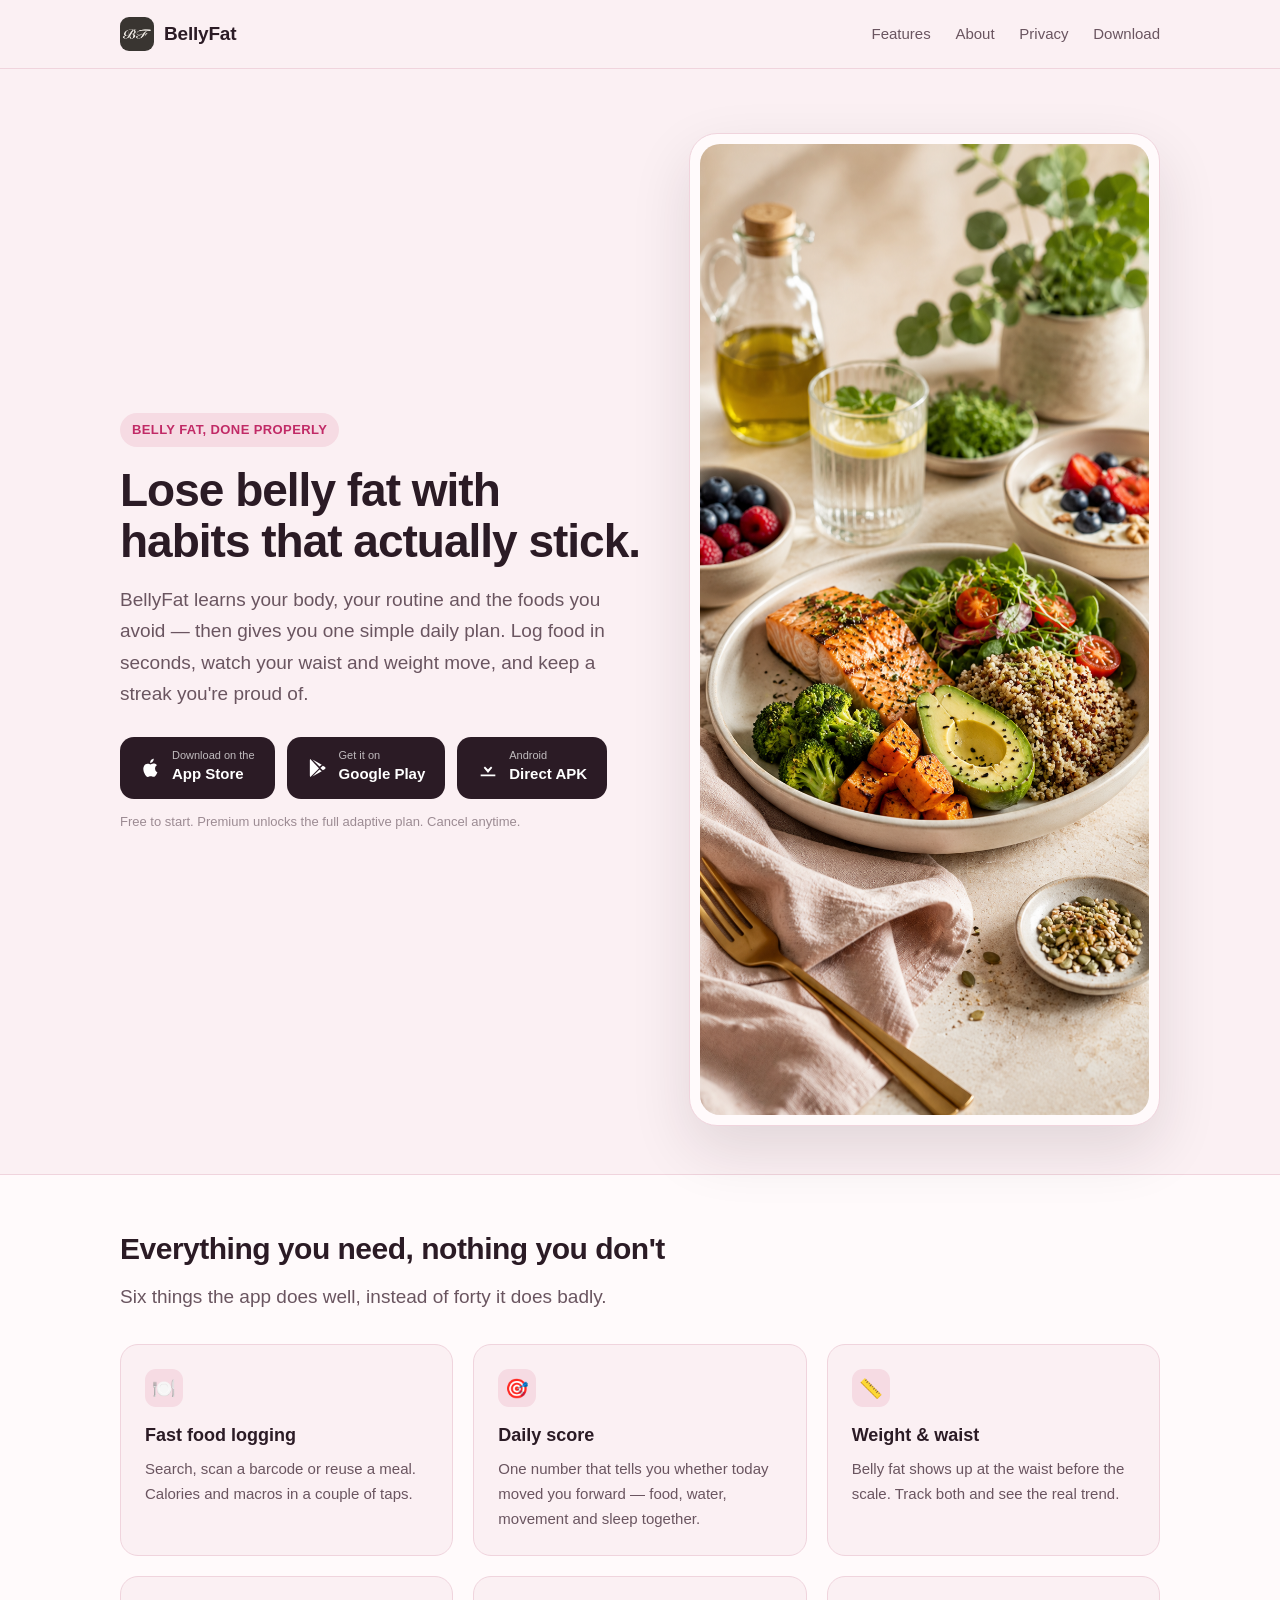
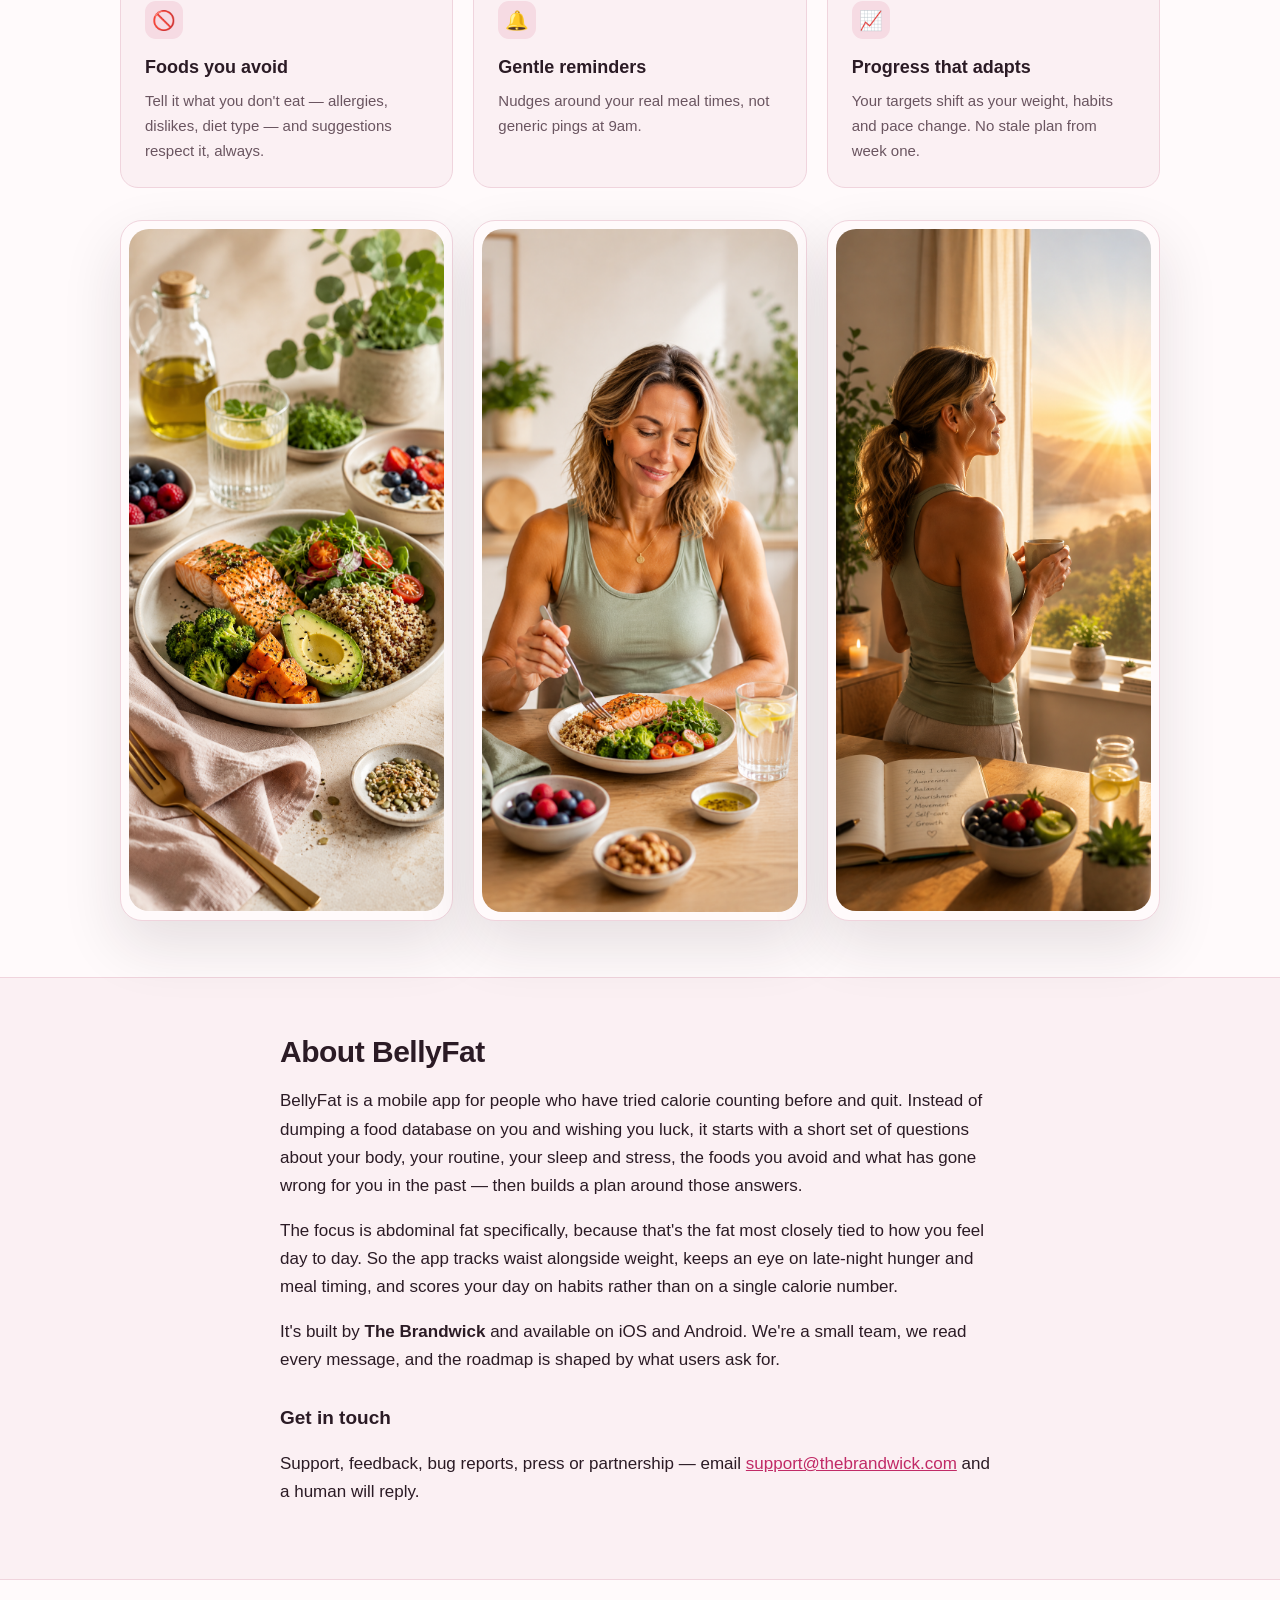
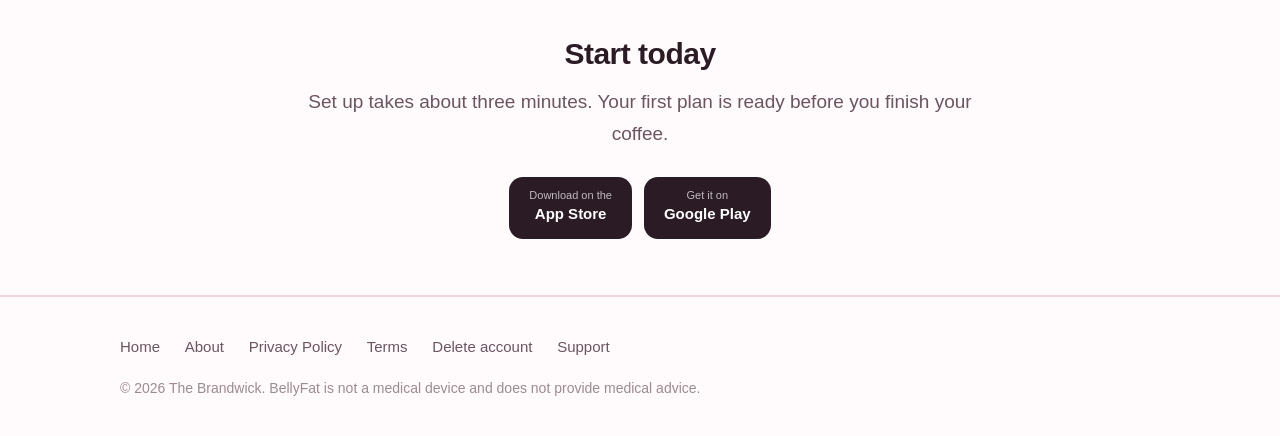
<file: index.html>
<!doctype html>
<html lang="en">
<head>
<meta charset="utf-8">
<meta name="viewport" content="width=device-width, initial-scale=1">
<title>BellyFat — Lose belly fat with habits that actually stick</title>
<meta name="description" content="BellyFat is a personalised nutrition and habit tracker built around belly fat — food logging, daily score, weight and waist tracking, and a plan that adapts to you.">
<meta property="og:title" content="BellyFat — Lose belly fat with habits that actually stick">
<meta property="og:description" content="Personalised nutrition and habit tracking built around belly fat.">
<meta property="og:image" content="assets/icon.png">
<meta property="og:type" content="website">
<link rel="icon" href="assets/favicon.png">
<link rel="apple-touch-icon" href="assets/icon.png">
<link rel="stylesheet" href="assets/style.css">
</head>
<body>

<header class="site">
  <div class="wrap">
    <a class="brand" href="index.html"><img src="assets/icon.png" alt="BellyFat app icon">BellyFat</a>
    <nav class="site">
      <a href="#features">Features</a>
      <a href="#about">About</a>
      <a href="privacy.html">Privacy</a>
      <a href="#download">Download</a>
    </nav>
  </div>
</header>

<section class="hero">
  <div class="wrap hero-grid">
    <div>
      <span class="eyebrow">Belly fat, done properly</span>
      <h1>Lose belly fat with habits that actually stick.</h1>
      <p class="lead">BellyFat learns your body, your routine and the foods you avoid — then gives you one simple daily plan. Log food in seconds, watch your waist and weight move, and keep a streak you're proud of.</p>
      <div class="stores" id="download">
        <a class="store" href="https://apps.apple.com/app/idYOUR_APP_ID">
          <svg viewBox="0 0 24 24"><path d="M16.4 12.7c0-2.4 2-3.6 2.1-3.6-1.1-1.7-2.9-1.9-3.5-1.9-1.5-.2-2.9.9-3.6.9s-1.9-.9-3.1-.8c-1.6 0-3.1.9-3.9 2.4-1.7 2.9-.4 7.2 1.2 9.6.8 1.2 1.7 2.5 3 2.4 1.2 0 1.6-.8 3.1-.8s1.9.8 3.1.7c1.3 0 2.1-1.2 2.9-2.3.9-1.3 1.3-2.6 1.3-2.7 0 0-2.5-1-2.6-3.9zM14 4.9c.7-.8 1.1-1.9 1-3-1 0-2.2.6-2.9 1.5-.6.7-1.1 1.9-1 3 1.1.1 2.2-.6 2.9-1.5z"/></svg>
          <span><small>Download on the</small>App Store</span>
        </a>
        <a class="store" href="https://play.google.com/store/apps/details?id=com.thebrandwick.bellyfat">
          <svg viewBox="0 0 24 24"><path d="M3.6 2.3c-.3.3-.5.8-.5 1.4v16.6c0 .6.2 1.1.5 1.4l.1.1 9.3-9.3v-.2L3.6 2.3zm12.5 6.1L5.9 2.6l7.7 7.7 2.5-1.9zM19.7 11c.6.5.6 1.5 0 2l-2.4 1.4-2.7-2.4 2.7-2.4L19.7 11zM5.9 21.4l10.2-5.8-2.5-2-7.7 7.8z"/></svg>
          <span><small>Get it on</small>Google Play</span>
        </a>
        <a class="store" href="downloads/bellyfat-latest.apk" download>
          <svg viewBox="0 0 24 24"><path d="M12 3v10.6l3.3-3.3 1.4 1.4L12 17.4l-4.7-5.7 1.4-1.4L12 13.6V3h0zM4 19h16v2H4z"/></svg>
          <span><small>Android</small>Direct APK</span>
        </a>
      </div>
      <p class="note">Free to start. Premium unlocks the full adaptive plan. Cancel anytime.</p>
    </div>
    <div class="phone"><img src="assets/screen-1.png" alt="BellyFat daily screen"></div>
  </div>
</section>

<section class="alt" id="features">
  <div class="wrap">
    <h2>Everything you need, nothing you don't</h2>
    <p class="lead">Six things the app does well, instead of forty it does badly.</p>
    <div class="features">
      <div class="card"><div class="dot">🍽️</div><h3>Fast food logging</h3><p>Search, scan a barcode or reuse a meal. Calories and macros in a couple of taps.</p></div>
      <div class="card"><div class="dot">🎯</div><h3>Daily score</h3><p>One number that tells you whether today moved you forward — food, water, movement and sleep together.</p></div>
      <div class="card"><div class="dot">📏</div><h3>Weight &amp; waist</h3><p>Belly fat shows up at the waist before the scale. Track both and see the real trend.</p></div>
      <div class="card"><div class="dot">🚫</div><h3>Foods you avoid</h3><p>Tell it what you don't eat — allergies, dislikes, diet type — and suggestions respect it, always.</p></div>
      <div class="card"><div class="dot">🔔</div><h3>Gentle reminders</h3><p>Nudges around your real meal times, not generic pings at 9am.</p></div>
      <div class="card"><div class="dot">📈</div><h3>Progress that adapts</h3><p>Your targets shift as your weight, habits and pace change. No stale plan from week one.</p></div>
    </div>
    <div class="shots">
      <div class="phone"><img src="assets/screen-1.png" alt="Daily plan screen"></div>
      <div class="phone"><img src="assets/screen-2.png" alt="Food logging screen"></div>
      <div class="phone"><img src="assets/screen-3.png" alt="Progress screen"></div>
    </div>
  </div>
</section>

<section id="about">
  <div class="wrap narrow">
    <h2>About BellyFat</h2>
    <p>BellyFat is a mobile app for people who have tried calorie counting before and quit. Instead of dumping a food database on you and wishing you luck, it starts with a short set of questions about your body, your routine, your sleep and stress, the foods you avoid and what has gone wrong for you in the past — then builds a plan around those answers.</p>
    <p>The focus is abdominal fat specifically, because that's the fat most closely tied to how you feel day to day. So the app tracks waist alongside weight, keeps an eye on late-night hunger and meal timing, and scores your day on habits rather than on a single calorie number.</p>
    <p>It's built by <strong>The Brandwick</strong> and available on iOS and Android. We're a small team, we read every message, and the roadmap is shaped by what users ask for.</p>
    <h3>Get in touch</h3>
    <p>Support, feedback, bug reports, press or partnership — email <a href="mailto:support@thebrandwick.com">support@thebrandwick.com</a> and a human will reply.</p>
  </div>
</section>

<section class="alt">
  <div class="wrap narrow" style="text-align:center">
    <h2>Start today</h2>
    <p class="lead">Set up takes about three minutes. Your first plan is ready before you finish your coffee.</p>
    <div class="stores" style="justify-content:center">
      <a class="store" href="https://apps.apple.com/app/idYOUR_APP_ID"><span><small>Download on the</small>App Store</span></a>
      <a class="store" href="https://play.google.com/store/apps/details?id=com.thebrandwick.bellyfat"><span><small>Get it on</small>Google Play</span></a>
    </div>
  </div>
</section>

<footer class="site">
  <div class="wrap">
    <div>
      <a href="index.html">Home</a>
      <a href="#about">About</a>
      <a href="privacy.html">Privacy Policy</a>
      <a href="terms.html">Terms</a>
      <a href="delete-account.html">Delete account</a>
      <a href="mailto:support@thebrandwick.com">Support</a>
    </div>
    <p>© 2026 The Brandwick. BellyFat is not a medical device and does not provide medical advice.</p>
  </div>
</footer>

</body>
</html>
</file>
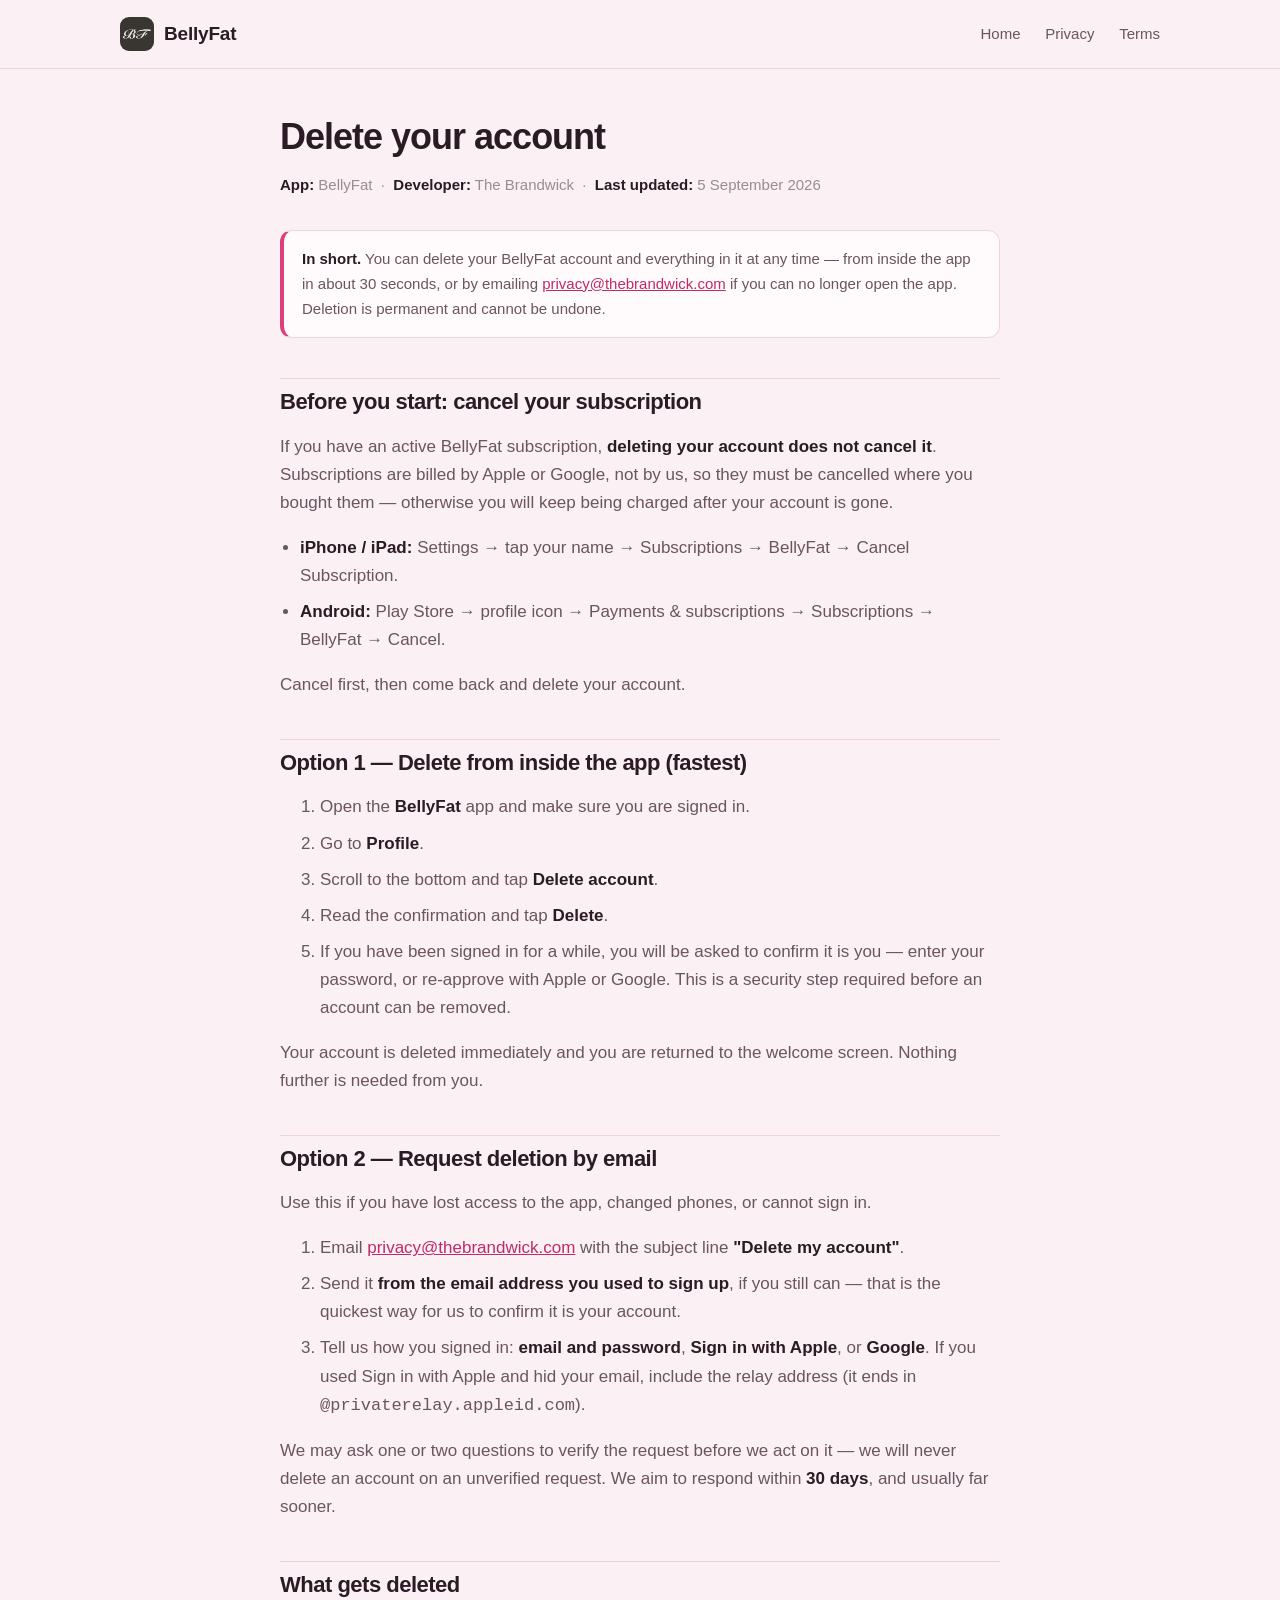
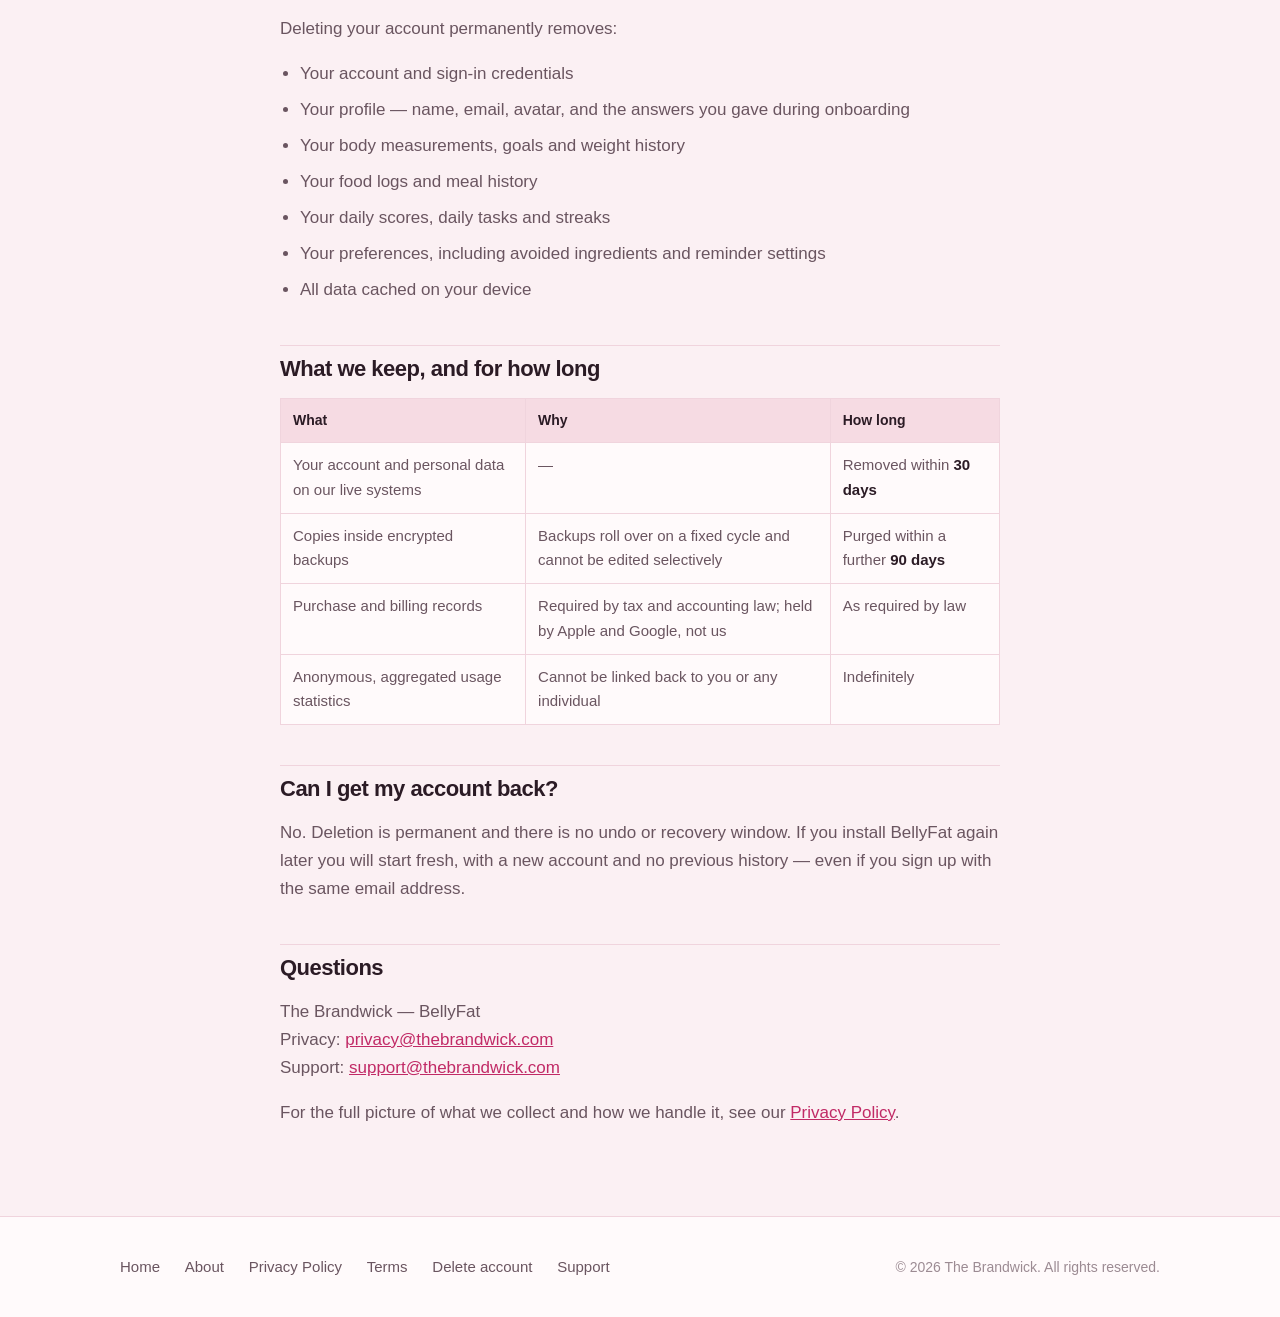
<file: delete-account.html>
<!doctype html>
<html lang="en">
<head>
<meta charset="utf-8">
<meta name="viewport" content="width=device-width, initial-scale=1">
<title>Delete Your Account — BellyFat</title>
<meta name="description" content="How to delete your BellyFat account and all associated data, either from inside the app or by emailing us.">
<link rel="icon" href="assets/favicon.png">
<link rel="apple-touch-icon" href="assets/icon.png">
<link rel="stylesheet" href="assets/style.css">
</head>
<body>

<header class="site">
  <div class="wrap">
    <a class="brand" href="index.html"><img src="assets/icon.png" alt="BellyFat app icon">BellyFat</a>
    <nav class="site">
      <a href="index.html">Home</a>
      <a href="privacy.html">Privacy</a>
      <a href="terms.html">Terms</a>
    </nav>
  </div>
</header>

<main class="legal">
<div class="wrap narrow">

  <h1>Delete your account</h1>
  <p class="updated"><strong>App:</strong> BellyFat &nbsp;·&nbsp; <strong>Developer:</strong> The Brandwick &nbsp;·&nbsp; <strong>Last updated:</strong> 5 September 2026</p>

  <div class="callout">
    <strong>In short.</strong> You can delete your BellyFat account and everything in it at any time — from inside the app in about 30 seconds, or by emailing <a href="mailto:privacy@thebrandwick.com?subject=Delete%20my%20account">privacy@thebrandwick.com</a> if you can no longer open the app. Deletion is permanent and cannot be undone.
  </div>

  <h2 id="cancel-first">Before you start: cancel your subscription</h2>
  <p>If you have an active BellyFat subscription, <strong>deleting your account does not cancel it</strong>. Subscriptions are billed by Apple or Google, not by us, so they must be cancelled where you bought them — otherwise you will keep being charged after your account is gone.</p>
  <ul>
    <li><strong>iPhone / iPad:</strong> Settings → tap your name → Subscriptions → BellyFat → Cancel Subscription.</li>
    <li><strong>Android:</strong> Play Store → profile icon → Payments &amp; subscriptions → Subscriptions → BellyFat → Cancel.</li>
  </ul>
  <p>Cancel first, then come back and delete your account.</p>

  <h2 id="in-app">Option 1 — Delete from inside the app (fastest)</h2>
  <ol>
    <li>Open the <strong>BellyFat</strong> app and make sure you are signed in.</li>
    <li>Go to <strong>Profile</strong>.</li>
    <li>Scroll to the bottom and tap <strong>Delete account</strong>.</li>
    <li>Read the confirmation and tap <strong>Delete</strong>.</li>
    <li>If you have been signed in for a while, you will be asked to confirm it is you — enter your password, or re-approve with Apple or Google. This is a security step required before an account can be removed.</li>
  </ol>
  <p>Your account is deleted immediately and you are returned to the welcome screen. Nothing further is needed from you.</p>

  <h2 id="by-email">Option 2 — Request deletion by email</h2>
  <p>Use this if you have lost access to the app, changed phones, or cannot sign in.</p>
  <ol>
    <li>Email <a href="mailto:privacy@thebrandwick.com?subject=Delete%20my%20account">privacy@thebrandwick.com</a> with the subject line <strong>"Delete my account"</strong>.</li>
    <li>Send it <strong>from the email address you used to sign up</strong>, if you still can — that is the quickest way for us to confirm it is your account.</li>
    <li>Tell us how you signed in: <strong>email and password</strong>, <strong>Sign in with Apple</strong>, or <strong>Google</strong>. If you used Sign in with Apple and hid your email, include the relay address (it ends in <code>@privaterelay.appleid.com</code>).</li>
  </ol>
  <p>We may ask one or two questions to verify the request before we act on it — we will never delete an account on an unverified request. We aim to respond within <strong>30 days</strong>, and usually far sooner.</p>

  <h2 id="what-is-deleted">What gets deleted</h2>
  <p>Deleting your account permanently removes:</p>
  <ul>
    <li>Your account and sign-in credentials</li>
    <li>Your profile — name, email, avatar, and the answers you gave during onboarding</li>
    <li>Your body measurements, goals and weight history</li>
    <li>Your food logs and meal history</li>
    <li>Your daily scores, daily tasks and streaks</li>
    <li>Your preferences, including avoided ingredients and reminder settings</li>
    <li>All data cached on your device</li>
  </ul>

  <h2 id="what-is-kept">What we keep, and for how long</h2>
  <table>
    <tr><th>What</th><th>Why</th><th>How long</th></tr>
    <tr><td>Your account and personal data on our live systems</td><td>—</td><td>Removed within <strong>30 days</strong></td></tr>
    <tr><td>Copies inside encrypted backups</td><td>Backups roll over on a fixed cycle and cannot be edited selectively</td><td>Purged within a further <strong>90 days</strong></td></tr>
    <tr><td>Purchase and billing records</td><td>Required by tax and accounting law; held by Apple and Google, not us</td><td>As required by law</td></tr>
    <tr><td>Anonymous, aggregated usage statistics</td><td>Cannot be linked back to you or any individual</td><td>Indefinitely</td></tr>
  </table>

  <h2 id="reinstall">Can I get my account back?</h2>
  <p>No. Deletion is permanent and there is no undo or recovery window. If you install BellyFat again later you will start fresh, with a new account and no previous history — even if you sign up with the same email address.</p>

  <h2 id="contact">Questions</h2>
  <p>
    The Brandwick — BellyFat<br>
    Privacy: <a href="mailto:privacy@thebrandwick.com">privacy@thebrandwick.com</a><br>
    Support: <a href="mailto:support@thebrandwick.com">support@thebrandwick.com</a>
  </p>
  <p>For the full picture of what we collect and how we handle it, see our <a href="privacy.html">Privacy Policy</a>.</p>

</div>
</main>

<footer class="site">
  <div class="wrap">
    <div>
      <a href="index.html">Home</a>
      <a href="index.html#about">About</a>
      <a href="privacy.html">Privacy Policy</a>
      <a href="terms.html">Terms</a>
      <a href="delete-account.html">Delete account</a>
      <a href="mailto:support@thebrandwick.com">Support</a>
    </div>
    <p>© 2026 The Brandwick. All rights reserved.</p>
  </div>
</footer>

</body>
</html>
</file>
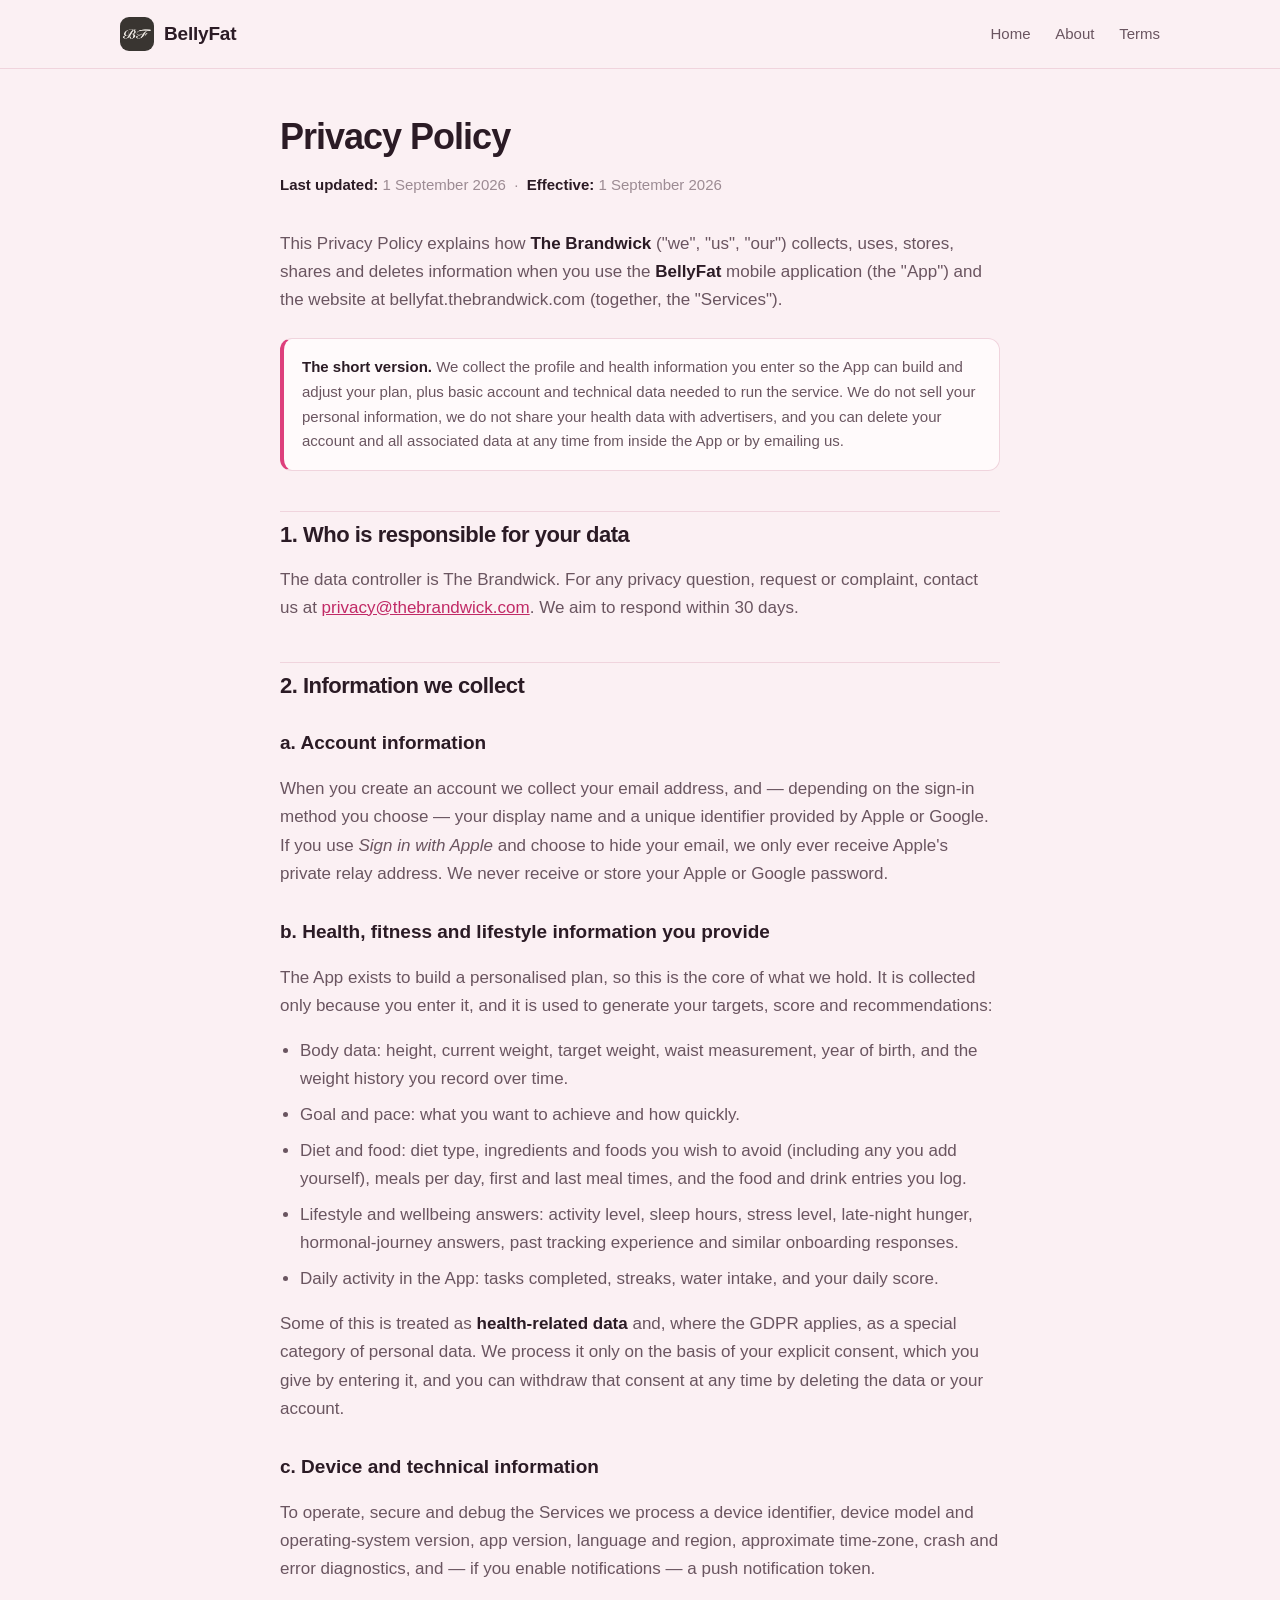
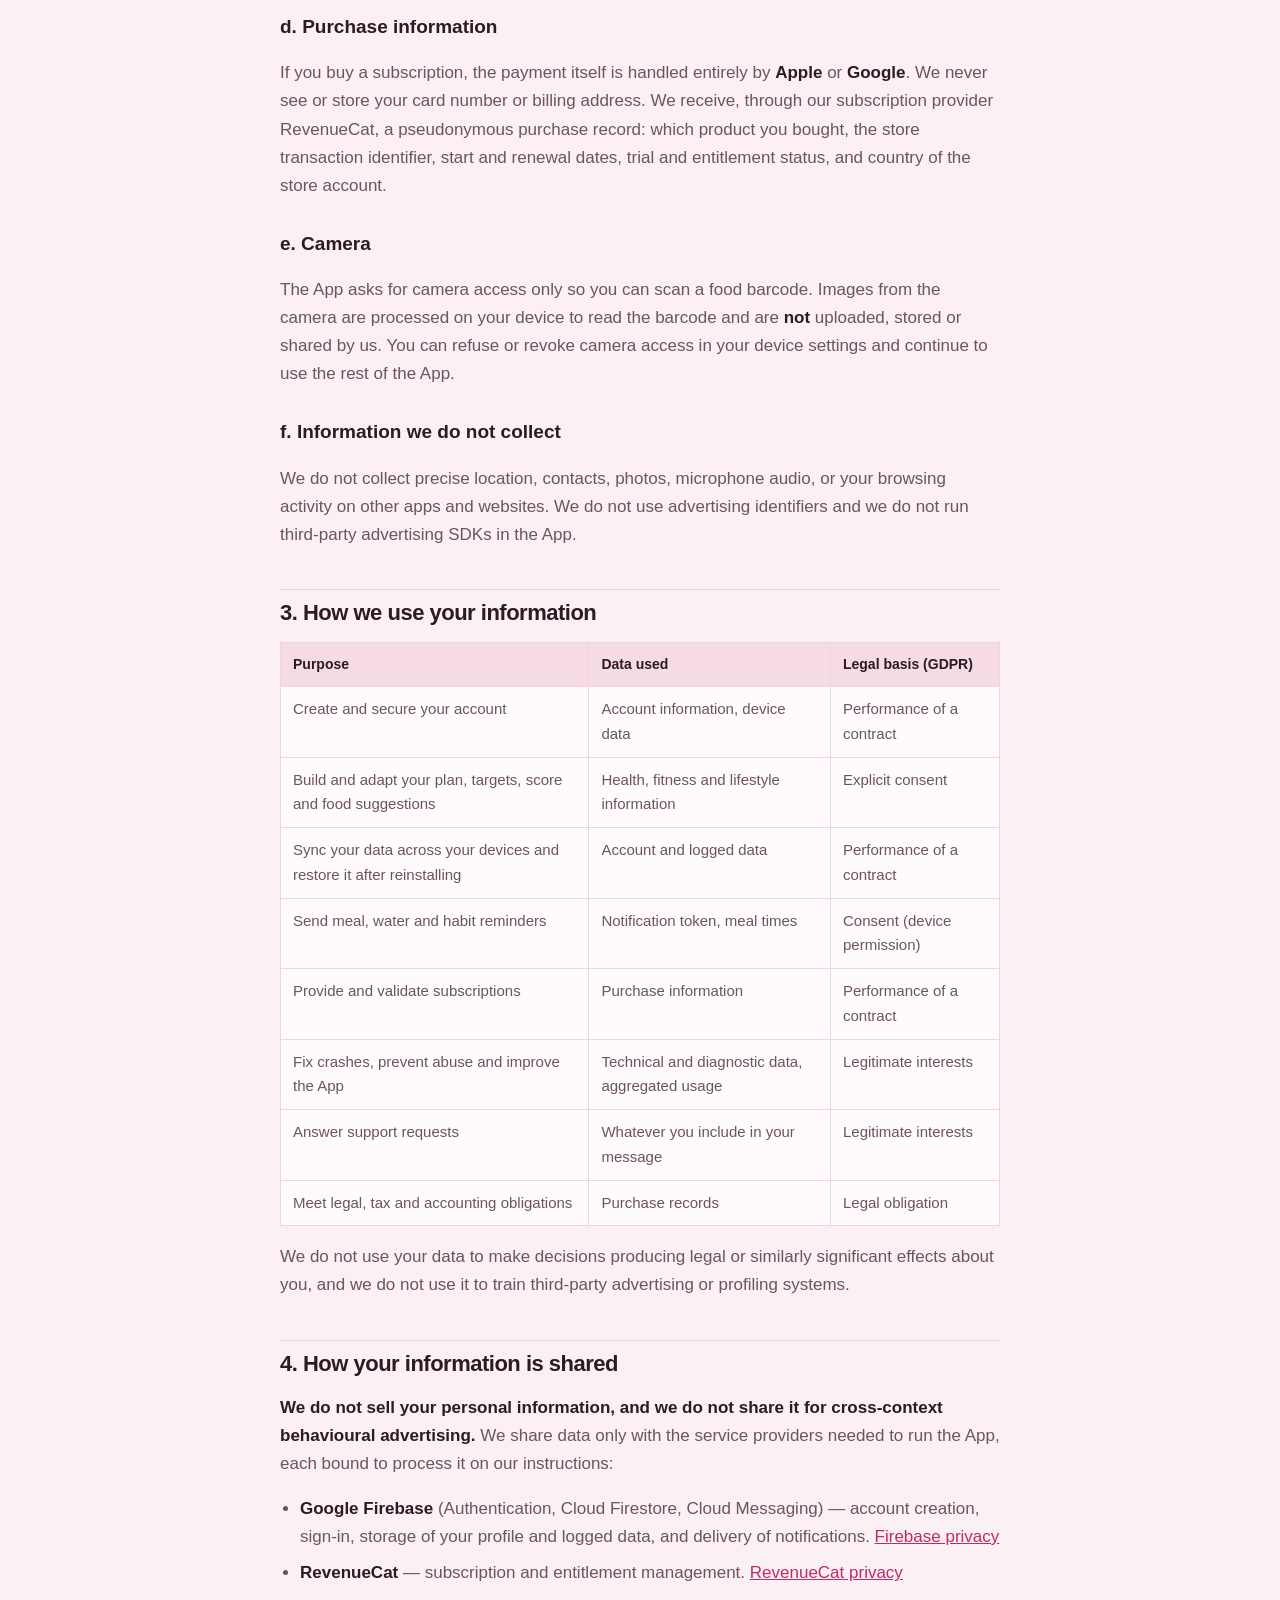
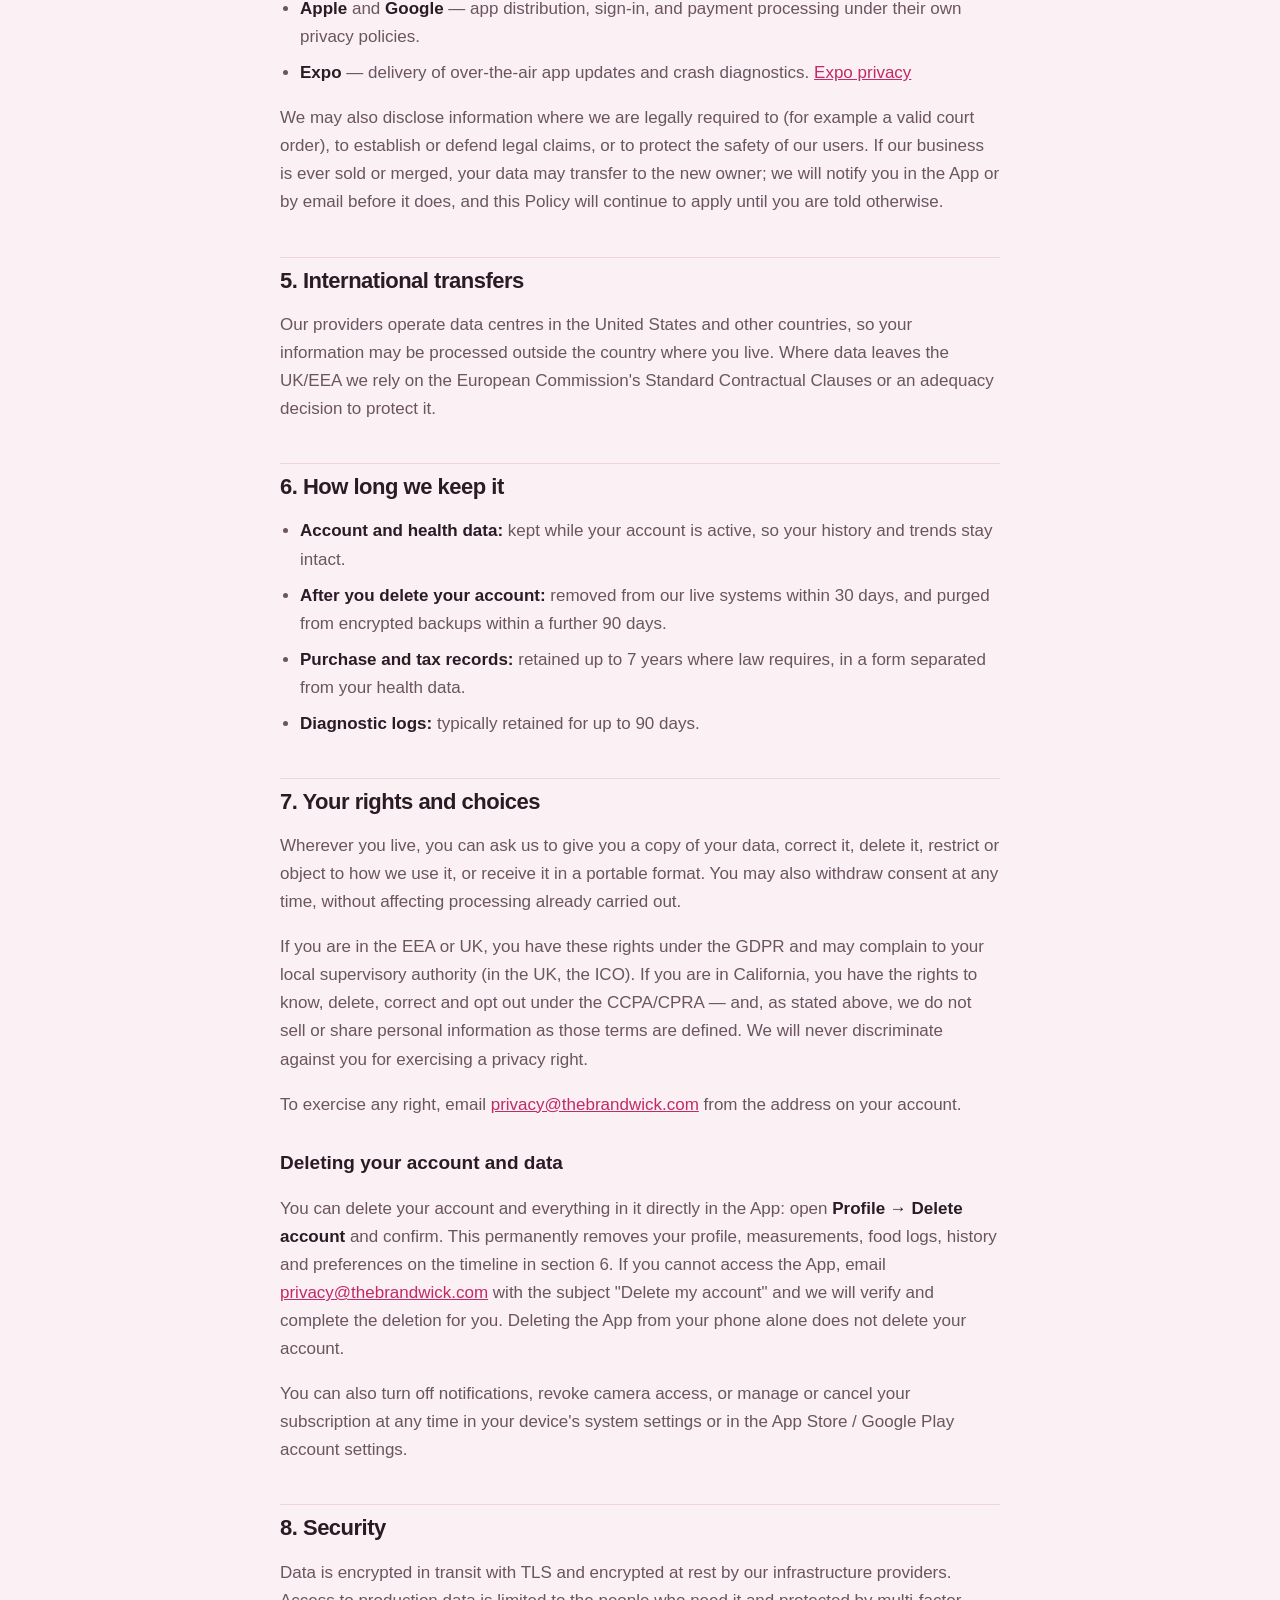
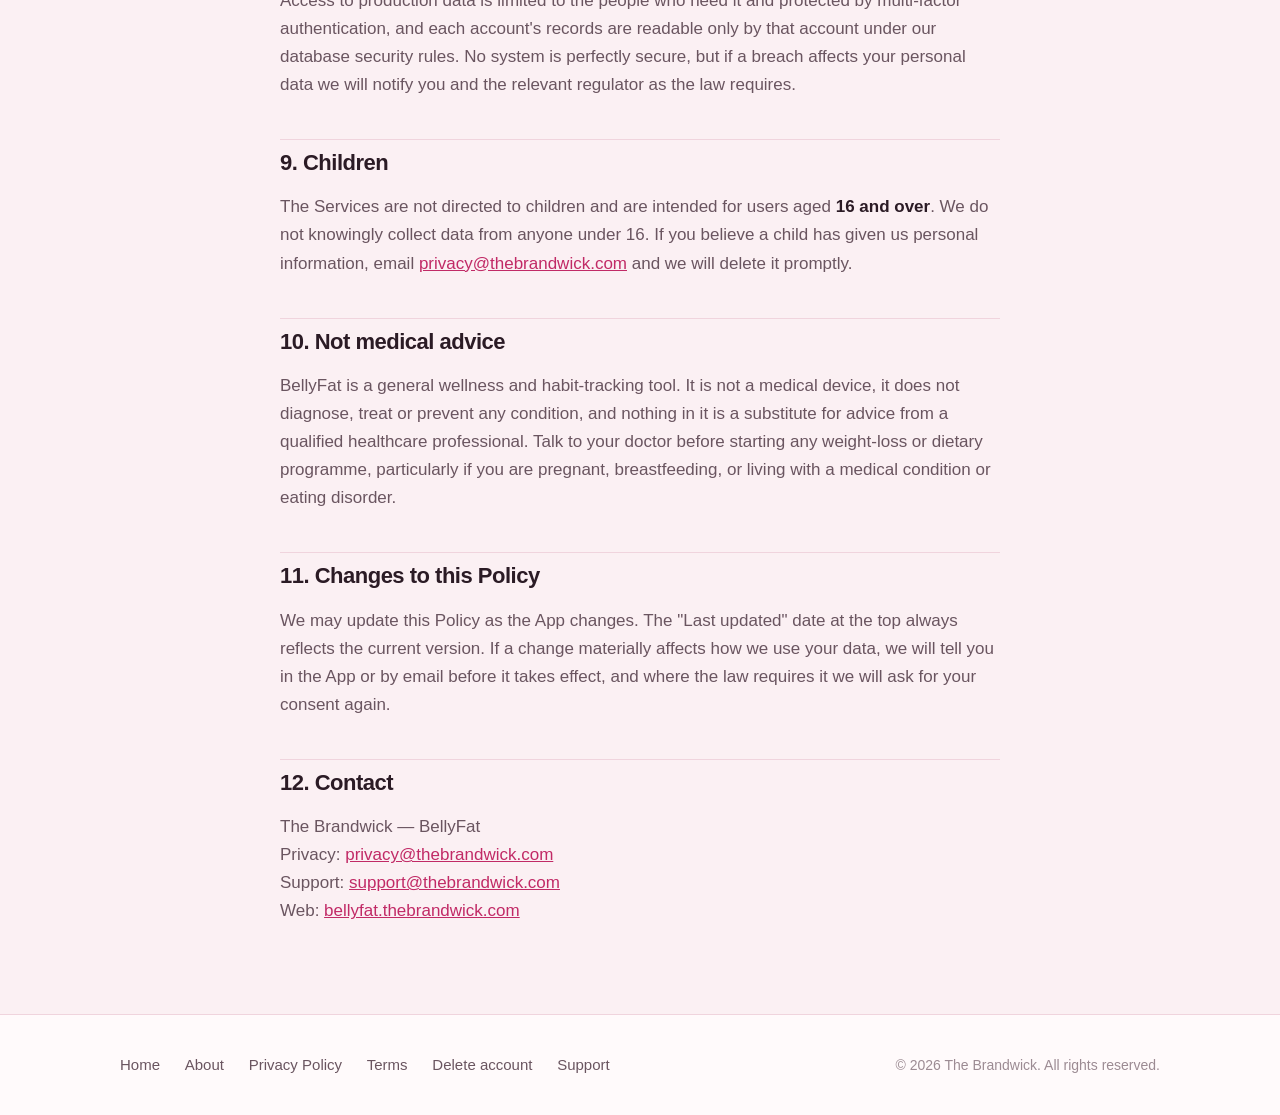
<file: privacy.html>
<!doctype html>
<html lang="en">
<head>
<meta charset="utf-8">
<meta name="viewport" content="width=device-width, initial-scale=1">
<title>Privacy Policy — BellyFat</title>
<meta name="description" content="How the BellyFat app collects, uses, stores, shares and deletes your personal and health data.">
<link rel="icon" href="assets/favicon.png">
<link rel="apple-touch-icon" href="assets/icon.png">
<link rel="stylesheet" href="assets/style.css">
</head>
<body>

<header class="site">
  <div class="wrap">
    <a class="brand" href="index.html"><img src="assets/icon.png" alt="BellyFat app icon">BellyFat</a>
    <nav class="site">
      <a href="index.html">Home</a>
      <a href="index.html#about">About</a>
      <a href="terms.html">Terms</a>
    </nav>
  </div>
</header>

<main class="legal">
<div class="wrap narrow">

  <h1>Privacy Policy</h1>
  <p class="updated"><strong>Last updated:</strong> 1 September 2026 &nbsp;·&nbsp; <strong>Effective:</strong> 1 September 2026</p>

  <p>This Privacy Policy explains how <strong>The Brandwick</strong> ("we", "us", "our") collects, uses, stores, shares and deletes information when you use the <strong>BellyFat</strong> mobile application (the "App") and the website at bellyfat.thebrandwick.com (together, the "Services").</p>

  <div class="callout">
    <strong>The short version.</strong> We collect the profile and health information you enter so the App can build and adjust your plan, plus basic account and technical data needed to run the service. We do not sell your personal information, we do not share your health data with advertisers, and you can delete your account and all associated data at any time from inside the App or by emailing us.
  </div>

  <h2>1. Who is responsible for your data</h2>
  <p>The data controller is The Brandwick. For any privacy question, request or complaint, contact us at <a href="mailto:privacy@thebrandwick.com">privacy@thebrandwick.com</a>. We aim to respond within 30 days.</p>

  <h2>2. Information we collect</h2>

  <h3>a. Account information</h3>
  <p>When you create an account we collect your email address, and — depending on the sign-in method you choose — your display name and a unique identifier provided by Apple or Google. If you use <em>Sign in with Apple</em> and choose to hide your email, we only ever receive Apple's private relay address. We never receive or store your Apple or Google password.</p>

  <h3>b. Health, fitness and lifestyle information you provide</h3>
  <p>The App exists to build a personalised plan, so this is the core of what we hold. It is collected only because you enter it, and it is used to generate your targets, score and recommendations:</p>
  <ul>
    <li>Body data: height, current weight, target weight, waist measurement, year of birth, and the weight history you record over time.</li>
    <li>Goal and pace: what you want to achieve and how quickly.</li>
    <li>Diet and food: diet type, ingredients and foods you wish to avoid (including any you add yourself), meals per day, first and last meal times, and the food and drink entries you log.</li>
    <li>Lifestyle and wellbeing answers: activity level, sleep hours, stress level, late-night hunger, hormonal-journey answers, past tracking experience and similar onboarding responses.</li>
    <li>Daily activity in the App: tasks completed, streaks, water intake, and your daily score.</li>
  </ul>
  <p>Some of this is treated as <strong>health-related data</strong> and, where the GDPR applies, as a special category of personal data. We process it only on the basis of your explicit consent, which you give by entering it, and you can withdraw that consent at any time by deleting the data or your account.</p>

  <h3>c. Device and technical information</h3>
  <p>To operate, secure and debug the Services we process a device identifier, device model and operating-system version, app version, language and region, approximate time-zone, crash and error diagnostics, and — if you enable notifications — a push notification token.</p>

  <h3>d. Purchase information</h3>
  <p>If you buy a subscription, the payment itself is handled entirely by <strong>Apple</strong> or <strong>Google</strong>. We never see or store your card number or billing address. We receive, through our subscription provider RevenueCat, a pseudonymous purchase record: which product you bought, the store transaction identifier, start and renewal dates, trial and entitlement status, and country of the store account.</p>

  <h3>e. Camera</h3>
  <p>The App asks for camera access only so you can scan a food barcode. Images from the camera are processed on your device to read the barcode and are <strong>not</strong> uploaded, stored or shared by us. You can refuse or revoke camera access in your device settings and continue to use the rest of the App.</p>

  <h3>f. Information we do not collect</h3>
  <p>We do not collect precise location, contacts, photos, microphone audio, or your browsing activity on other apps and websites. We do not use advertising identifiers and we do not run third-party advertising SDKs in the App.</p>

  <h2>3. How we use your information</h2>
  <table>
    <tr><th>Purpose</th><th>Data used</th><th>Legal basis (GDPR)</th></tr>
    <tr><td>Create and secure your account</td><td>Account information, device data</td><td>Performance of a contract</td></tr>
    <tr><td>Build and adapt your plan, targets, score and food suggestions</td><td>Health, fitness and lifestyle information</td><td>Explicit consent</td></tr>
    <tr><td>Sync your data across your devices and restore it after reinstalling</td><td>Account and logged data</td><td>Performance of a contract</td></tr>
    <tr><td>Send meal, water and habit reminders</td><td>Notification token, meal times</td><td>Consent (device permission)</td></tr>
    <tr><td>Provide and validate subscriptions</td><td>Purchase information</td><td>Performance of a contract</td></tr>
    <tr><td>Fix crashes, prevent abuse and improve the App</td><td>Technical and diagnostic data, aggregated usage</td><td>Legitimate interests</td></tr>
    <tr><td>Answer support requests</td><td>Whatever you include in your message</td><td>Legitimate interests</td></tr>
    <tr><td>Meet legal, tax and accounting obligations</td><td>Purchase records</td><td>Legal obligation</td></tr>
  </table>
  <p>We do not use your data to make decisions producing legal or similarly significant effects about you, and we do not use it to train third-party advertising or profiling systems.</p>

  <h2>4. How your information is shared</h2>
  <p><strong>We do not sell your personal information, and we do not share it for cross-context behavioural advertising.</strong> We share data only with the service providers needed to run the App, each bound to process it on our instructions:</p>
  <ul>
    <li><strong>Google Firebase</strong> (Authentication, Cloud Firestore, Cloud Messaging) — account creation, sign-in, storage of your profile and logged data, and delivery of notifications. <a href="https://firebase.google.com/support/privacy">Firebase privacy</a></li>
    <li><strong>RevenueCat</strong> — subscription and entitlement management. <a href="https://www.revenuecat.com/privacy">RevenueCat privacy</a></li>
    <li><strong>Apple</strong> and <strong>Google</strong> — app distribution, sign-in, and payment processing under their own privacy policies.</li>
    <li><strong>Expo</strong> — delivery of over-the-air app updates and crash diagnostics. <a href="https://expo.dev/privacy">Expo privacy</a></li>
  </ul>
  <p>We may also disclose information where we are legally required to (for example a valid court order), to establish or defend legal claims, or to protect the safety of our users. If our business is ever sold or merged, your data may transfer to the new owner; we will notify you in the App or by email before it does, and this Policy will continue to apply until you are told otherwise.</p>

  <h2>5. International transfers</h2>
  <p>Our providers operate data centres in the United States and other countries, so your information may be processed outside the country where you live. Where data leaves the UK/EEA we rely on the European Commission's Standard Contractual Clauses or an adequacy decision to protect it.</p>

  <h2>6. How long we keep it</h2>
  <ul>
    <li><strong>Account and health data:</strong> kept while your account is active, so your history and trends stay intact.</li>
    <li><strong>After you delete your account:</strong> removed from our live systems within 30 days, and purged from encrypted backups within a further 90 days.</li>
    <li><strong>Purchase and tax records:</strong> retained up to 7 years where law requires, in a form separated from your health data.</li>
    <li><strong>Diagnostic logs:</strong> typically retained for up to 90 days.</li>
  </ul>

  <h2>7. Your rights and choices</h2>
  <p>Wherever you live, you can ask us to give you a copy of your data, correct it, delete it, restrict or object to how we use it, or receive it in a portable format. You may also withdraw consent at any time, without affecting processing already carried out.</p>
  <p>If you are in the EEA or UK, you have these rights under the GDPR and may complain to your local supervisory authority (in the UK, the ICO). If you are in California, you have the rights to know, delete, correct and opt out under the CCPA/CPRA — and, as stated above, we do not sell or share personal information as those terms are defined. We will never discriminate against you for exercising a privacy right.</p>
  <p>To exercise any right, email <a href="mailto:privacy@thebrandwick.com">privacy@thebrandwick.com</a> from the address on your account.</p>

  <h3>Deleting your account and data</h3>
  <p>You can delete your account and everything in it directly in the App: open <strong>Profile → Delete account</strong> and confirm. This permanently removes your profile, measurements, food logs, history and preferences on the timeline in section 6. If you cannot access the App, email <a href="mailto:privacy@thebrandwick.com">privacy@thebrandwick.com</a> with the subject "Delete my account" and we will verify and complete the deletion for you. Deleting the App from your phone alone does not delete your account.</p>
  <p>You can also turn off notifications, revoke camera access, or manage or cancel your subscription at any time in your device's system settings or in the App Store / Google Play account settings.</p>

  <h2>8. Security</h2>
  <p>Data is encrypted in transit with TLS and encrypted at rest by our infrastructure providers. Access to production data is limited to the people who need it and protected by multi-factor authentication, and each account's records are readable only by that account under our database security rules. No system is perfectly secure, but if a breach affects your personal data we will notify you and the relevant regulator as the law requires.</p>

  <h2>9. Children</h2>
  <p>The Services are not directed to children and are intended for users aged <strong>16 and over</strong>. We do not knowingly collect data from anyone under 16. If you believe a child has given us personal information, email <a href="mailto:privacy@thebrandwick.com">privacy@thebrandwick.com</a> and we will delete it promptly.</p>

  <h2>10. Not medical advice</h2>
  <p>BellyFat is a general wellness and habit-tracking tool. It is not a medical device, it does not diagnose, treat or prevent any condition, and nothing in it is a substitute for advice from a qualified healthcare professional. Talk to your doctor before starting any weight-loss or dietary programme, particularly if you are pregnant, breastfeeding, or living with a medical condition or eating disorder.</p>

  <h2>11. Changes to this Policy</h2>
  <p>We may update this Policy as the App changes. The "Last updated" date at the top always reflects the current version. If a change materially affects how we use your data, we will tell you in the App or by email before it takes effect, and where the law requires it we will ask for your consent again.</p>

  <h2>12. Contact</h2>
  <p>
    The Brandwick — BellyFat<br>
    Privacy: <a href="mailto:privacy@thebrandwick.com">privacy@thebrandwick.com</a><br>
    Support: <a href="mailto:support@thebrandwick.com">support@thebrandwick.com</a><br>
    Web: <a href="https://bellyfat.thebrandwick.com">bellyfat.thebrandwick.com</a>
  </p>

</div>
</main>

<footer class="site">
  <div class="wrap">
    <div>
      <a href="index.html">Home</a>
      <a href="index.html#about">About</a>
      <a href="privacy.html">Privacy Policy</a>
      <a href="terms.html">Terms</a>
      <a href="delete-account.html">Delete account</a>
      <a href="mailto:support@thebrandwick.com">Support</a>
    </div>
    <p>© 2026 The Brandwick. All rights reserved.</p>
  </div>
</footer>

</body>
</html>
</file>
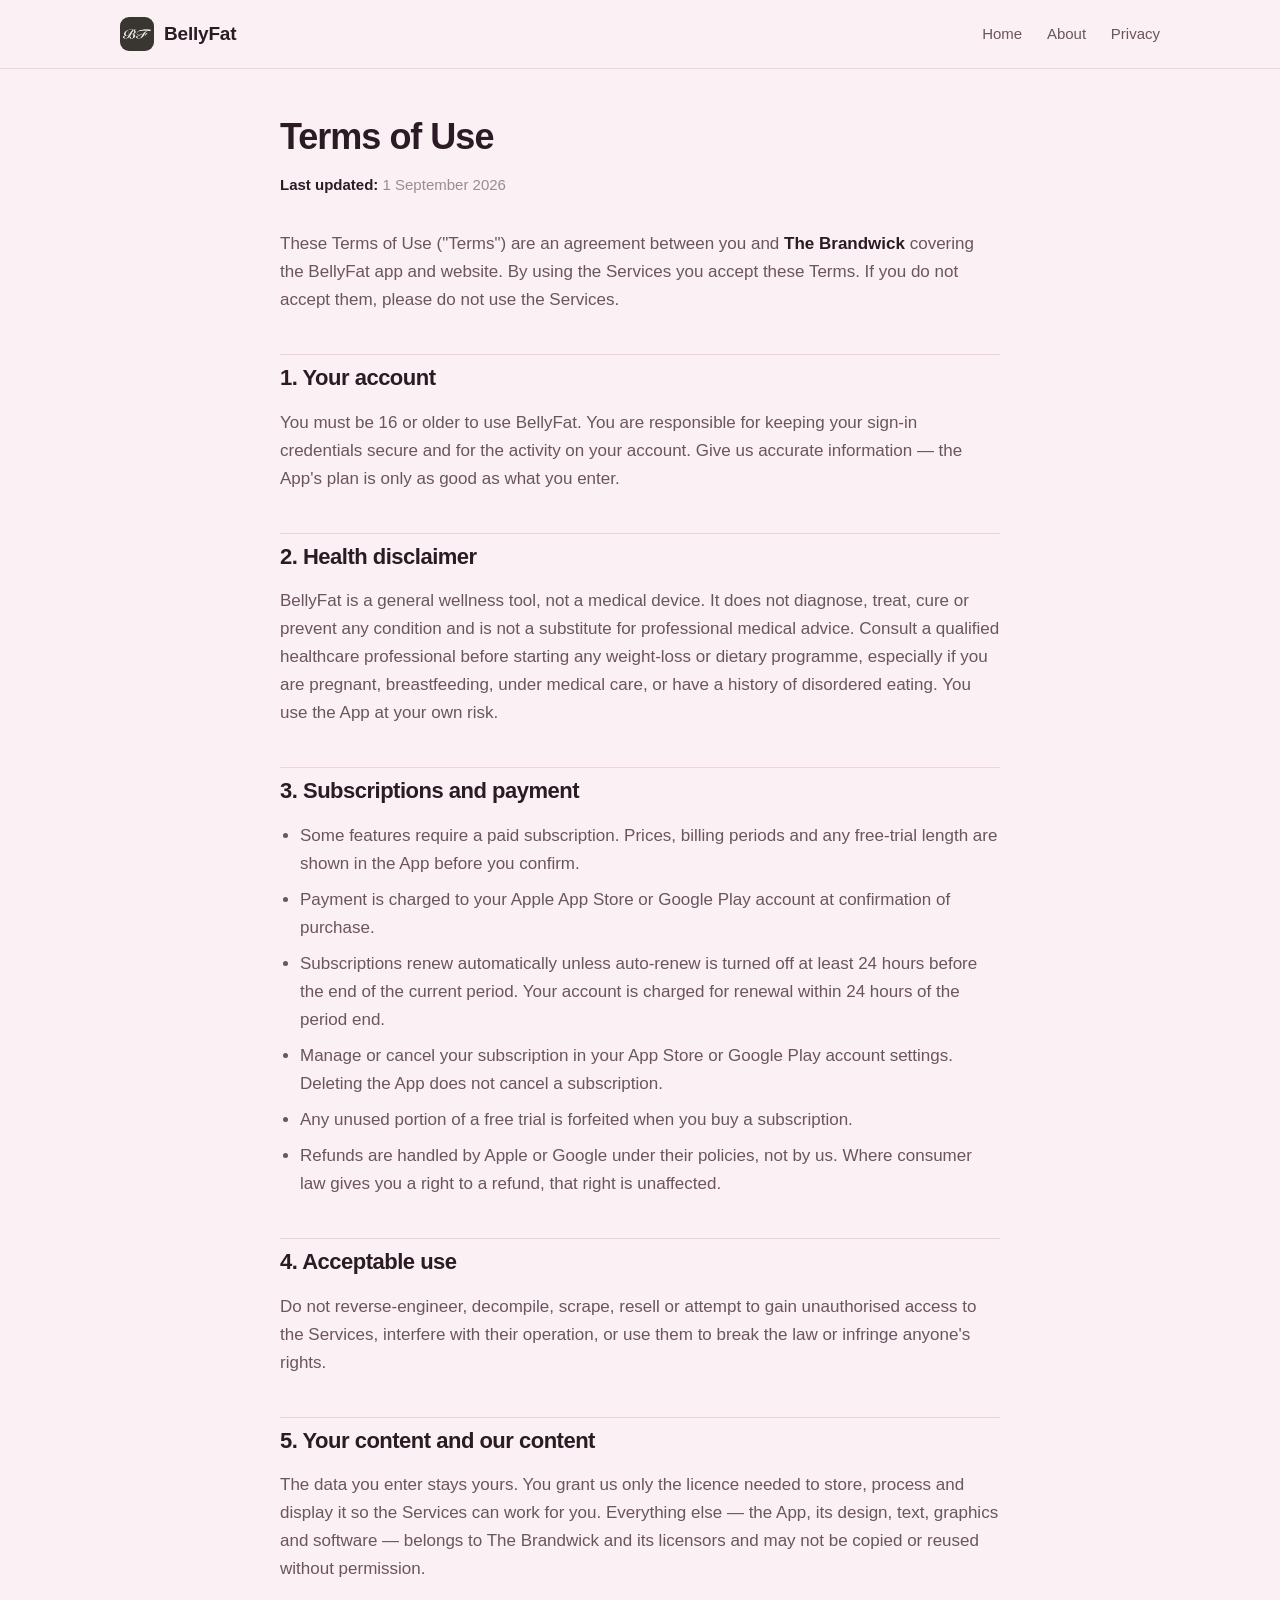
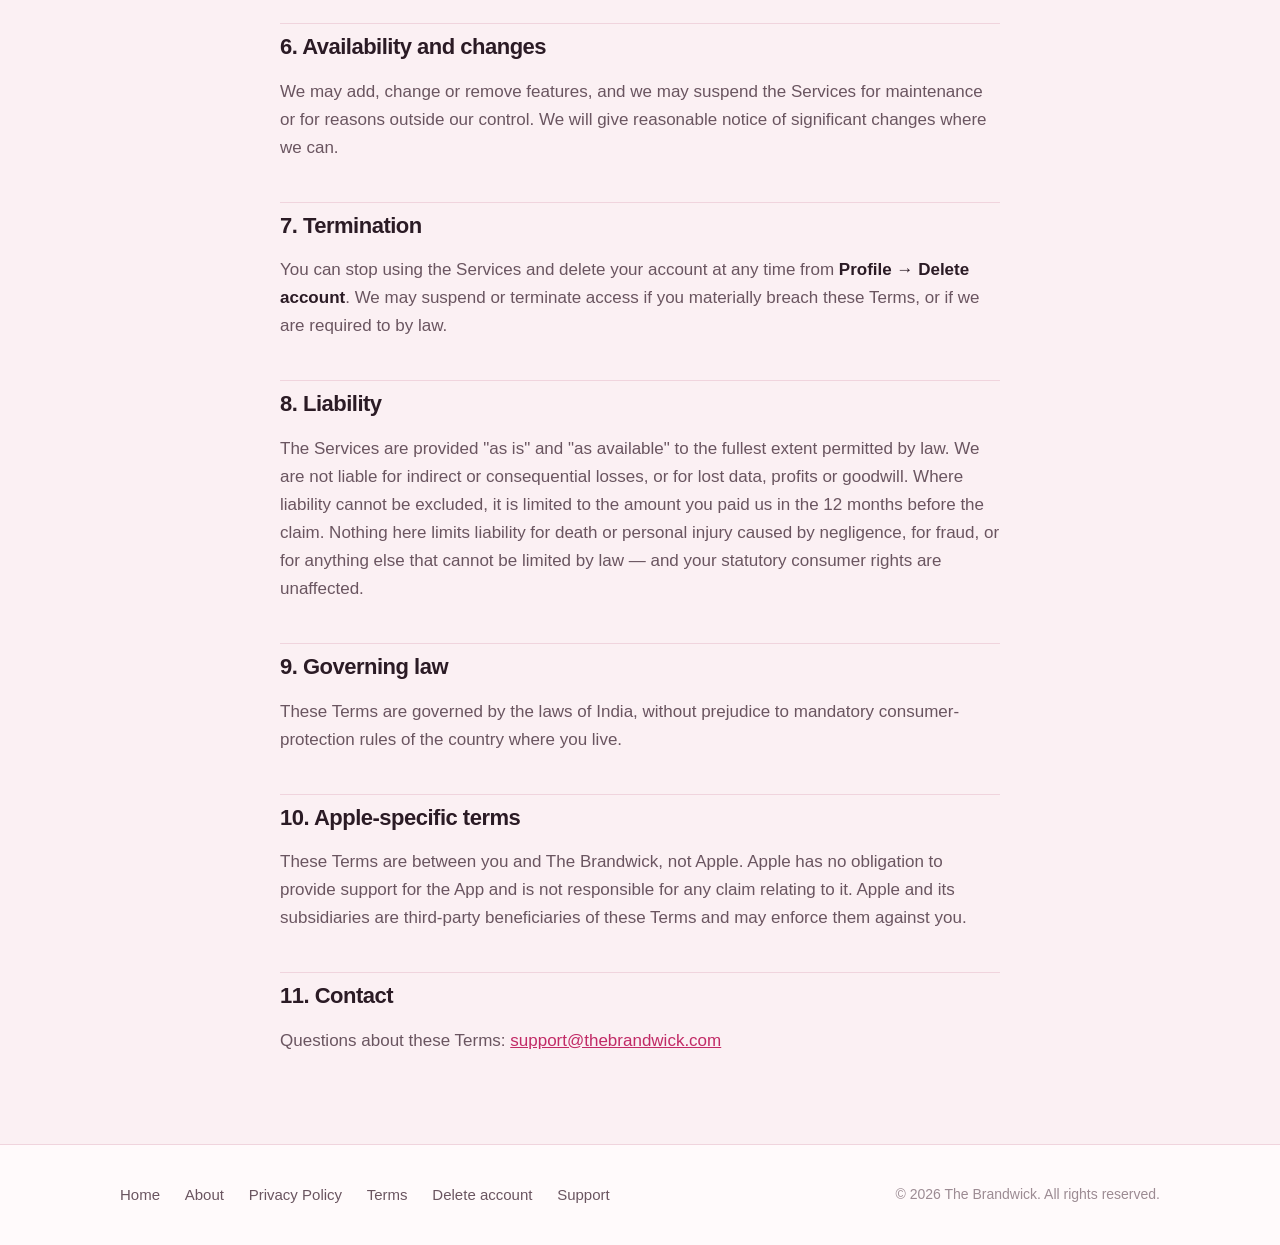
<file: terms.html>
<!doctype html>
<html lang="en">
<head>
<meta charset="utf-8">
<meta name="viewport" content="width=device-width, initial-scale=1">
<title>Terms of Use — BellyFat</title>
<meta name="description" content="Terms of Use and subscription terms for the BellyFat app.">
<link rel="icon" href="assets/favicon.png">
<link rel="stylesheet" href="assets/style.css">
</head>
<body>

<header class="site">
  <div class="wrap">
    <a class="brand" href="index.html"><img src="assets/icon.png" alt="BellyFat app icon">BellyFat</a>
    <nav class="site">
      <a href="index.html">Home</a>
      <a href="index.html#about">About</a>
      <a href="privacy.html">Privacy</a>
    </nav>
  </div>
</header>

<main class="legal">
<div class="wrap narrow">
  <h1>Terms of Use</h1>
  <p class="updated"><strong>Last updated:</strong> 1 September 2026</p>

  <p>These Terms of Use ("Terms") are an agreement between you and <strong>The Brandwick</strong> covering the BellyFat app and website. By using the Services you accept these Terms. If you do not accept them, please do not use the Services.</p>

  <h2>1. Your account</h2>
  <p>You must be 16 or older to use BellyFat. You are responsible for keeping your sign-in credentials secure and for the activity on your account. Give us accurate information — the App's plan is only as good as what you enter.</p>

  <h2>2. Health disclaimer</h2>
  <p>BellyFat is a general wellness tool, not a medical device. It does not diagnose, treat, cure or prevent any condition and is not a substitute for professional medical advice. Consult a qualified healthcare professional before starting any weight-loss or dietary programme, especially if you are pregnant, breastfeeding, under medical care, or have a history of disordered eating. You use the App at your own risk.</p>

  <h2>3. Subscriptions and payment</h2>
  <ul>
    <li>Some features require a paid subscription. Prices, billing periods and any free-trial length are shown in the App before you confirm.</li>
    <li>Payment is charged to your Apple App Store or Google Play account at confirmation of purchase.</li>
    <li>Subscriptions renew automatically unless auto-renew is turned off at least 24 hours before the end of the current period. Your account is charged for renewal within 24 hours of the period end.</li>
    <li>Manage or cancel your subscription in your App Store or Google Play account settings. Deleting the App does not cancel a subscription.</li>
    <li>Any unused portion of a free trial is forfeited when you buy a subscription.</li>
    <li>Refunds are handled by Apple or Google under their policies, not by us. Where consumer law gives you a right to a refund, that right is unaffected.</li>
  </ul>

  <h2>4. Acceptable use</h2>
  <p>Do not reverse-engineer, decompile, scrape, resell or attempt to gain unauthorised access to the Services, interfere with their operation, or use them to break the law or infringe anyone's rights.</p>

  <h2>5. Your content and our content</h2>
  <p>The data you enter stays yours. You grant us only the licence needed to store, process and display it so the Services can work for you. Everything else — the App, its design, text, graphics and software — belongs to The Brandwick and its licensors and may not be copied or reused without permission.</p>

  <h2>6. Availability and changes</h2>
  <p>We may add, change or remove features, and we may suspend the Services for maintenance or for reasons outside our control. We will give reasonable notice of significant changes where we can.</p>

  <h2>7. Termination</h2>
  <p>You can stop using the Services and delete your account at any time from <strong>Profile → Delete account</strong>. We may suspend or terminate access if you materially breach these Terms, or if we are required to by law.</p>

  <h2>8. Liability</h2>
  <p>The Services are provided "as is" and "as available" to the fullest extent permitted by law. We are not liable for indirect or consequential losses, or for lost data, profits or goodwill. Where liability cannot be excluded, it is limited to the amount you paid us in the 12 months before the claim. Nothing here limits liability for death or personal injury caused by negligence, for fraud, or for anything else that cannot be limited by law — and your statutory consumer rights are unaffected.</p>

  <h2>9. Governing law</h2>
  <p>These Terms are governed by the laws of India, without prejudice to mandatory consumer-protection rules of the country where you live.</p>

  <h2>10. Apple-specific terms</h2>
  <p>These Terms are between you and The Brandwick, not Apple. Apple has no obligation to provide support for the App and is not responsible for any claim relating to it. Apple and its subsidiaries are third-party beneficiaries of these Terms and may enforce them against you.</p>

  <h2>11. Contact</h2>
  <p>Questions about these Terms: <a href="mailto:support@thebrandwick.com">support@thebrandwick.com</a></p>
</div>
</main>

<footer class="site">
  <div class="wrap">
    <div>
      <a href="index.html">Home</a>
      <a href="index.html#about">About</a>
      <a href="privacy.html">Privacy Policy</a>
      <a href="terms.html">Terms</a>
      <a href="delete-account.html">Delete account</a>
      <a href="mailto:support@thebrandwick.com">Support</a>
    </div>
    <p>© 2026 The Brandwick. All rights reserved.</p>
  </div>
</footer>

</body>
</html>
</file>
<file: assets/style.css>
:root {
  --pink: #DD3F7C;
  --pink-dark: #C12A66;
  --pink-light: #F6DBE3;
  --green: #45A463;
  --bg: #FBF0F3;
  --surface: #FFFAFB;
  --ink: #2B1B25;
  --ink-2: #6A5560;
  --ink-3: #9C8B93;
  --line: #F0D4DD;
  --radius: 18px;
  --wrap: 1080px;
}
* { box-sizing: border-box; }
html { scroll-behavior: smooth; }
body {
  margin: 0;
  background: var(--bg);
  color: var(--ink);
  font-family: -apple-system, BlinkMacSystemFont, "Segoe UI", Roboto, "Helvetica Neue", Arial, sans-serif;
  font-size: 17px;
  line-height: 1.65;
  -webkit-font-smoothing: antialiased;
}
img { max-width: 100%; display: block; }
a { color: var(--pink-dark); }
.wrap { max-width: var(--wrap); margin: 0 auto; padding: 0 20px; }
.narrow { max-width: 760px; }

/* Header */
header.site {
  position: sticky; top: 0; z-index: 10;
  background: rgba(251,240,243,.9);
  backdrop-filter: saturate(180%) blur(12px);
  border-bottom: 1px solid var(--line);
}
header.site .wrap { display: flex; align-items: center; justify-content: space-between; height: 68px; gap: 16px; }
.brand { display: flex; align-items: center; gap: 10px; text-decoration: none; color: var(--ink); font-weight: 700; font-size: 19px; letter-spacing: -.2px; }
.brand img { width: 34px; height: 34px; border-radius: 9px; }
nav.site a { color: var(--ink-2); text-decoration: none; margin-left: 20px; font-size: 15px; font-weight: 500; }
nav.site a:hover { color: var(--pink-dark); }

/* Hero */
.hero { padding: 64px 0 48px; }
.hero-grid { display: grid; grid-template-columns: 1.05fr .95fr; gap: 48px; align-items: center; }
.eyebrow { display: inline-block; background: var(--pink-light); color: var(--pink-dark); font-size: 13px; font-weight: 700; letter-spacing: .4px; text-transform: uppercase; padding: 6px 12px; border-radius: 999px; margin-bottom: 18px; }
h1 { font-size: 46px; line-height: 1.12; letter-spacing: -1px; margin: 0 0 16px; }
h2 { font-size: 30px; line-height: 1.2; letter-spacing: -.5px; margin: 0 0 14px; }
h3 { font-size: 19px; margin: 28px 0 8px; }
.lead { font-size: 19px; color: var(--ink-2); margin: 0 0 28px; }
.phone { background: var(--surface); border: 1px solid var(--line); border-radius: 28px; padding: 10px; box-shadow: 0 24px 60px rgba(43,27,37,.12); }
.phone img { border-radius: 20px; }

/* Store buttons */
.stores { display: flex; flex-wrap: wrap; gap: 12px; }
.store {
  display: inline-flex; align-items: center; gap: 10px;
  background: var(--ink); color: #fff; text-decoration: none;
  padding: 12px 20px; border-radius: 14px; font-weight: 600; font-size: 15px;
  transition: transform .15s ease, opacity .15s ease;
}
.store:hover { transform: translateY(-2px); opacity: .92; }
.store small { display: block; font-size: 11px; font-weight: 500; opacity: .7; line-height: 1.2; }
.store svg { width: 22px; height: 22px; flex: none; fill: #fff; }
.note { font-size: 13px; color: var(--ink-3); margin-top: 12px; }

/* Sections */
section { padding: 56px 0; }
section.alt { background: var(--surface); border-top: 1px solid var(--line); border-bottom: 1px solid var(--line); }
.features { display: grid; grid-template-columns: repeat(3, 1fr); gap: 20px; margin-top: 32px; }
.card { background: var(--surface); border: 1px solid var(--line); border-radius: var(--radius); padding: 24px; }
section.alt .card { background: var(--bg); }
.card h3 { margin: 0 0 6px; font-size: 18px; }
.card p { margin: 0; color: var(--ink-2); font-size: 15px; }
.dot { width: 38px; height: 38px; border-radius: 11px; background: var(--pink-light); display: grid; place-items: center; font-size: 19px; margin-bottom: 14px; }
.shots { display: grid; grid-template-columns: repeat(3, 1fr); gap: 20px; margin-top: 32px; }
.shots .phone { padding: 8px; border-radius: 22px; }

/* Legal pages */
.legal { padding: 48px 0 72px; }
.legal h1 { font-size: 36px; }
.legal .updated { color: var(--ink-3); font-size: 15px; margin: 0 0 32px; }
.legal h2 { font-size: 22px; margin: 40px 0 10px; padding-top: 10px; border-top: 1px solid var(--line); }
.legal p, .legal li { color: var(--ink-2); }
.legal ul { padding-left: 20px; }
.legal li { margin-bottom: 8px; }
.legal strong { color: var(--ink); }
table { width: 100%; border-collapse: collapse; margin: 16px 0; font-size: 15px; }
th, td { text-align: left; padding: 10px 12px; border: 1px solid var(--line); vertical-align: top; }
th { background: var(--pink-light); color: var(--ink); font-size: 14px; }
td { color: var(--ink-2); background: var(--surface); }
.callout { background: var(--surface); border: 1px solid var(--line); border-left: 4px solid var(--pink); border-radius: 12px; padding: 16px 18px; margin: 24px 0; font-size: 15px; color: var(--ink-2); }

/* Footer */
footer.site { background: var(--surface); border-top: 1px solid var(--line); padding: 36px 0; margin-top: 0; }
footer.site .wrap { display: flex; flex-wrap: wrap; justify-content: space-between; gap: 16px; align-items: center; }
footer.site a { color: var(--ink-2); text-decoration: none; font-size: 15px; margin-right: 20px; }
footer.site a:hover { color: var(--pink-dark); }
footer.site p { margin: 0; color: var(--ink-3); font-size: 14px; }

@media (max-width: 860px) {
  .hero-grid { grid-template-columns: 1fr; gap: 32px; }
  .features, .shots { grid-template-columns: 1fr; }
  h1 { font-size: 34px; }
  h2 { font-size: 25px; }
  .hero { padding: 40px 0 24px; }
  nav.site a { margin-left: 14px; font-size: 14px; }
}
</file>
